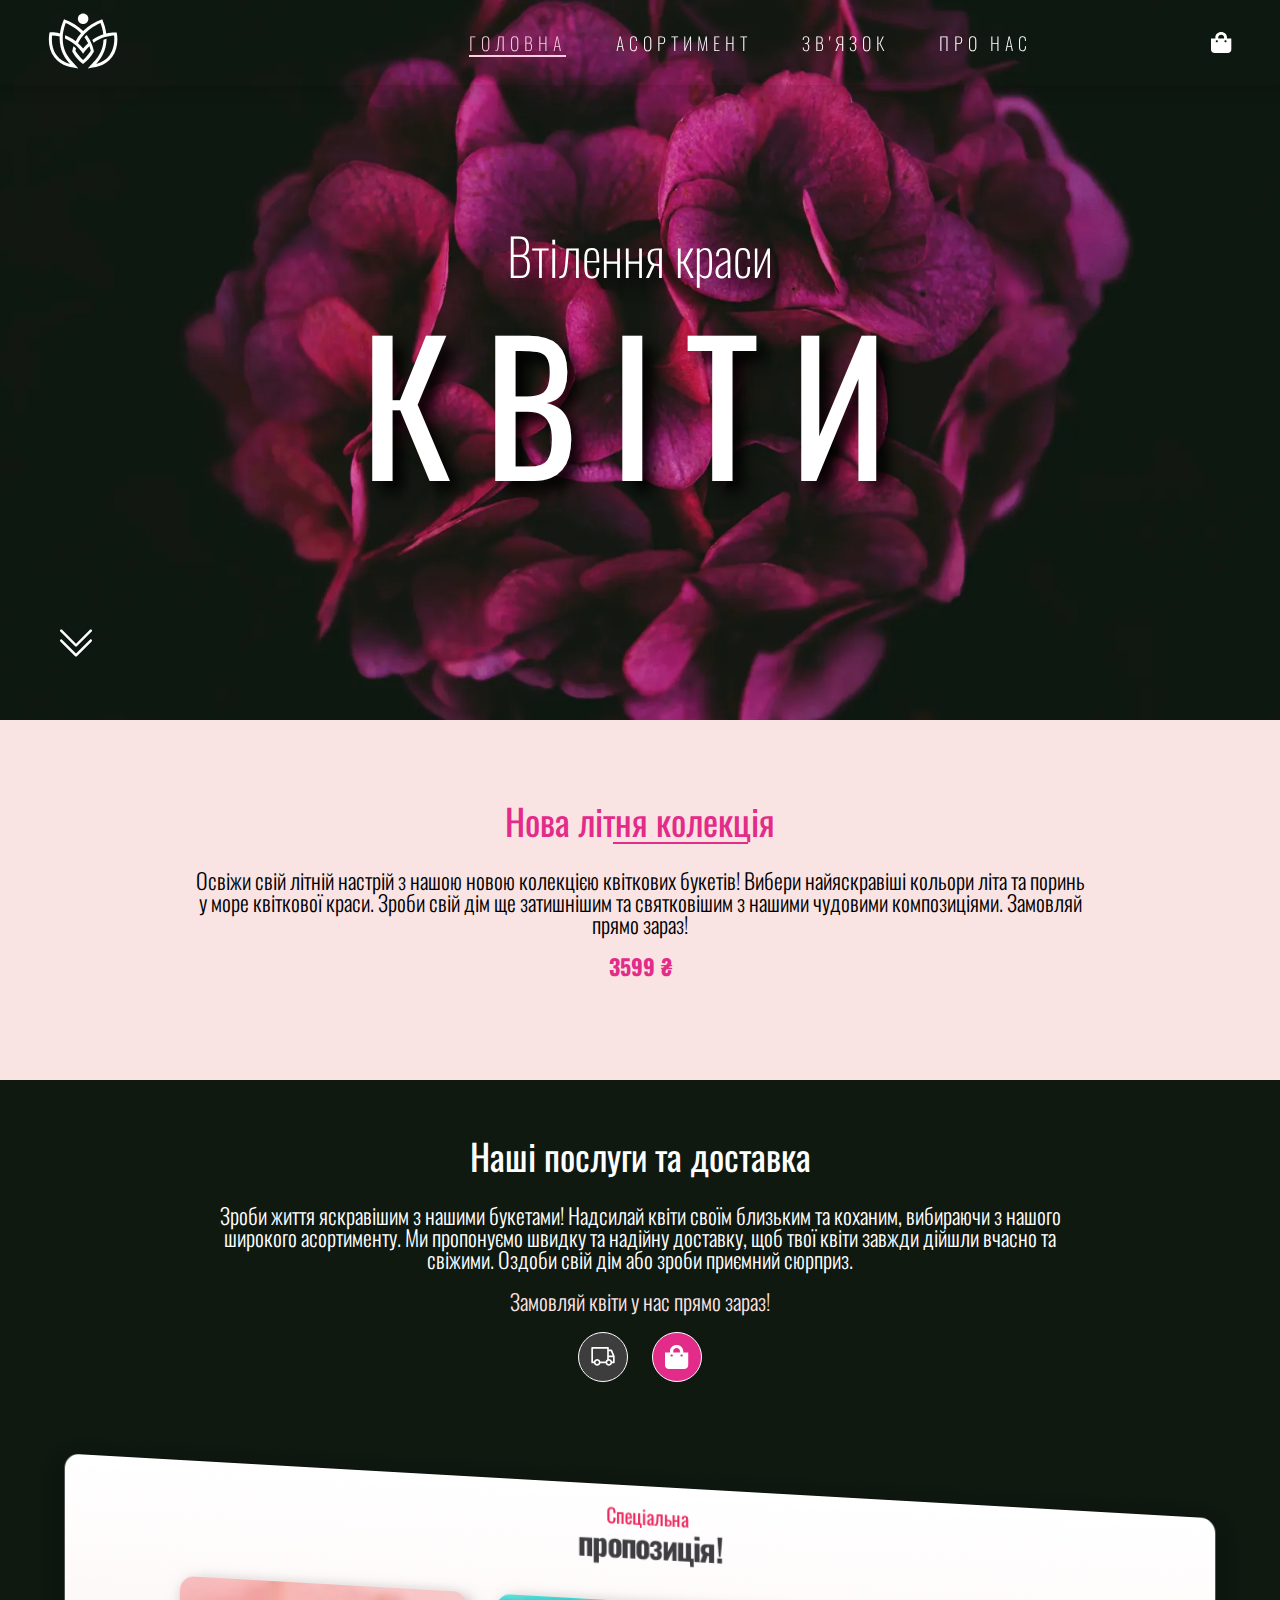
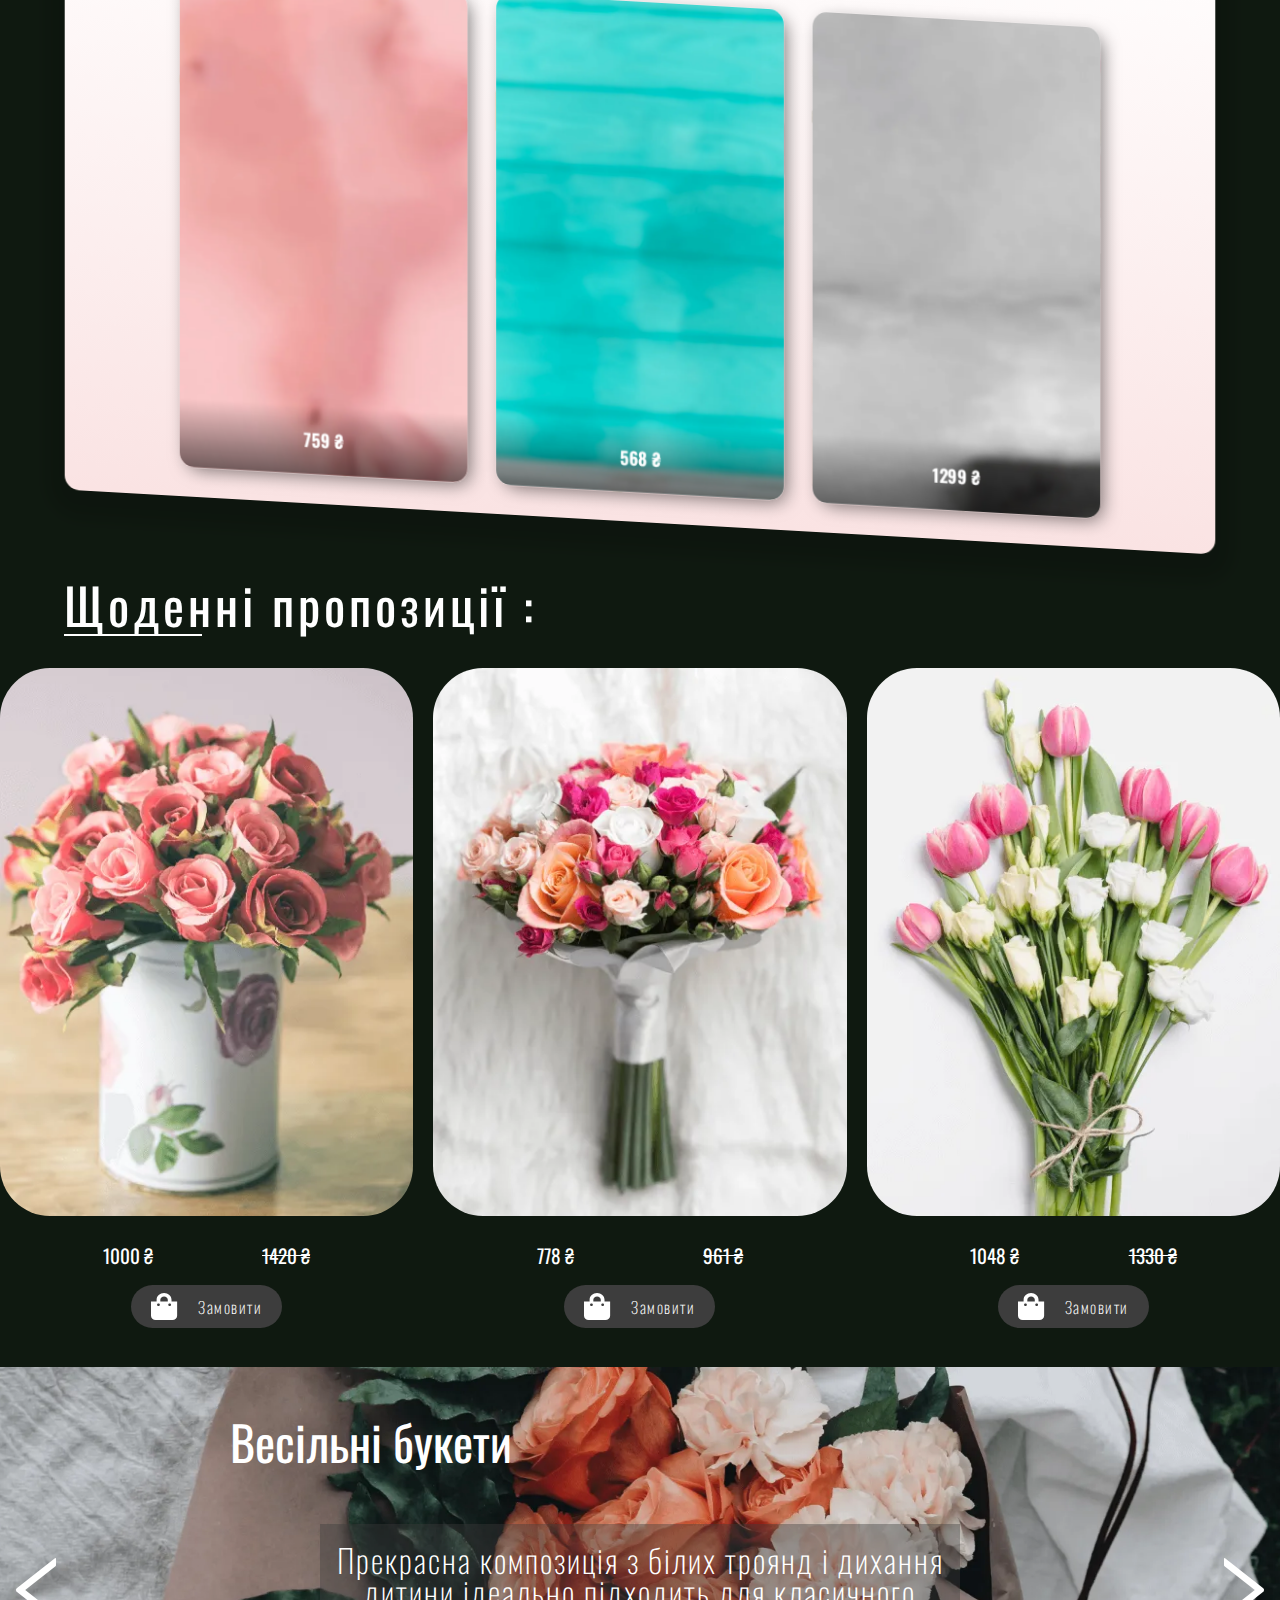
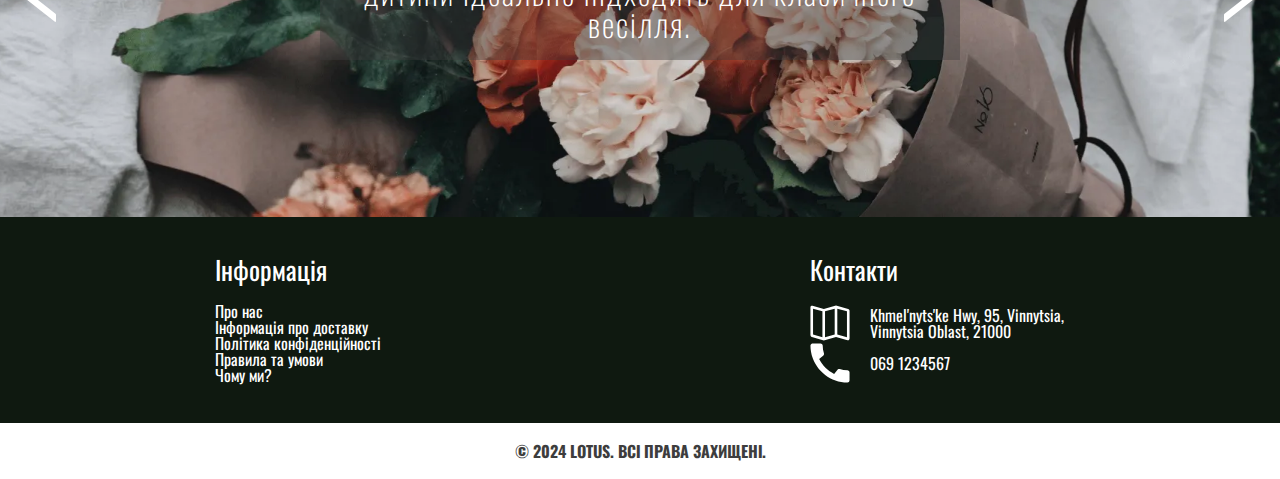
<file: index.html>
<!DOCTYPE html>
<html lang="en">
  <head>
    <meta charset="UTF-8" />
    <meta name="viewport" content="width=device-width, initial-scale=1.0" />
    <title>Lotus</title>
    <link rel="stylesheet" href="./css/style.css" />
  </head>
  <body>
    <header class="header">
      <a href="./index.html" class="header__logo">
        <img src="./images/icons/logo.svg" alt="Lotus logo" />
      </a>
      <nav class="navbar">
        <a href="./index.html" class="navbar__link navbar__link-active"
          >Головна</a
        >
        <a href="./product.html" class="navbar__link">Асортимент</a>
        <a href="./contact.html" class="navbar__link">Зв'язок</a>
        <a href="./about.html" class="navbar__link">Про нас</a>
        <a href="./service/cart.html" class="navbar__link">
          <img
            src="./images/icons/cart.svg"
            class="navbar__icon"
            alt="Shop Cart"
          />
        </a>
      </nav>
    </header>
    <main class="main">
      <section class="promo">
        <div class="promo__body">
          <div class="promo__subtitle"><h2>Втілення краси</h2></div>
          <div class="promo__title title"><h1>Квіти</h1></div>
          <a href="#offers" class="promo__arrow">
            <img src="./images/icons/arrow-down.svg" alt="Scroll Down" />
          </a>
        </div>
      </section>
      <section class="service">
        <div class="service__row flower"></div>
        <div class="service__row collection">
          <h2 class="service__title">Нова літня колекція</h2>
          <p class="service__text">
            Освіжи свій літній настрій з нашою новою колекцією квіткових
            букетів! Вибери найяскравіші кольори літа та поринь у море квіткової
            краси. Зроби свій дім ще затишнішим та святковішим з нашими чудовими
            композиціями. Замовляй прямо зараз!
          </p>
          <p class="service__text"><span>3599 &#8372;</span></p>
        </div>
        <div class="service__row services">
          <h2 class="service__title">Наші послуги та доставка</h2>
          <p class="service__text">
            Зроби життя яскравішим з нашими букетами! Надсилай квіти своїм
            близьким та коханим, вибираючи з нашого широкого асортименту. Ми
            пропонуємо швидку та надійну доставку, щоб твої квіти завжди дійшли
            вчасно та свіжими. Оздоби свій дім або зроби приємний сюрприз.
          </p>
          <p class="service__text">
            <span>Замовляй квіти у нас прямо зараз!</span>
          </p>
          <div class="service__links">
            <a href="./service/orders.html" class="service__link"
              ><img src="./images/icons/orders.svg" alt="Order"
            /></a>
            <a href="./service/cart.html" class="service__link"
              ><img src="./images/icons/cart.svg" alt="Shop Cart"
            /></a>
          </div>
        </div>
      </section>
      <section class="cards">
        <h2 class="cards__heading">Спеціальна</h2>
        <p class="cards__subheading">пропозиція!</p>
        <div class="cards__wrapper">
          <div class="card card--one">
            <div class="card__bg"></div>
            <img
              class="card__img"
              src="./images/fl1.webp"
              alt="Special offer 1"
              loading="lazy"
            />
            <div class="card__text">
              <p class="card__title">759 &#8372;</p>
            </div>
          </div>
          <div class="card card--two">
            <div class="card__bg"></div>
            <img
              class="card__img"
              src="./images/fl2.webp"
              alt="Special offer 2"
              loading="lazy"
            />
            <div class="card__text">
              <p class="card__title">568 &#8372;</p>
            </div>
          </div>
          <div class="card card--three">
            <div class="card__bg"></div>
            <img
              class="card__img"
              src="./images/fl3.webp"
              alt="Special offer 3"
              loading="lazy"
            />
            <div class="card__text">
              <p class="card__title">1299 &#8372;</p>
            </div>
          </div>
        </div>
      </section>
      <section id="offers" class="offers">
        <h2 class="offers__title">Щоденні пропозиції :</h2>
        <div class="offers__container">
          <div class="offers__item" data-id="1">
            <div class="offers__item-content">
              <img src="./images/offer1.webp" alt="Offer 1" />
              <div class="info">
                <h3>Романтична ніжність</h3>
                <p>
                  Погрузися в атмосферу кохання та ніжності з цим чарівним
                  букетом. Кожен квітковий горошок виблискує своєю красою,
                  створюючи неповторний образ ніжності та романтики.
                </p>
              </div>
            </div>
            <div class="offers__prices">
              <p class="offers__price">1000 &#8372;</p>
              <p class="offers__price">1420 &#8372;</p>
            </div>
            <button
              class="offers__button"
              onclick="addToCart(1, 'Романтична ніжність', 1000)"
            >
              <img src="./images/icons/cart.svg" alt="Shop Cart" />Замовити
            </button>
          </div>
          <div class="offers__item" data-id="2">
            <div class="offers__item-content">
              <img src="./images/offer2.webp" alt="Offer 2" />
              <div class="info">
                <h3>Сонячна енергія</h3>
                <p>
                  Принеси у свій дім промінь сонця з цим яскравим букетом.
                  Яскраві кольори квітів додадуть тобі енергії та позитиву на
                  цілий день. Насолоджуйся теплом літа у кожній квітці!
                </p>
              </div>
            </div>
            <div class="offers__prices">
              <p class="offers__price">778 &#8372;</p>
              <p class="offers__price">961 &#8372;</p>
            </div>
            <button
              class="offers__button"
              onclick="addToCart(2, 'Сонячна енергія', 778)"
            >
              <img src="./images/icons/cart.svg" alt="Shop Cart" />Замовити
            </button>
          </div>
          <div class="offers__item" data-id="3">
            <div class="offers__item-content">
              <img src="./images/offer3.webp" alt="Offer 3" />
              <div class="info">
                <h3>Літній бриз</h3>
                <p>
                  Відчуй свіжість літнього ранку з цим вишуканим букетом. Квіти,
                  неначе зібрані прямо з сонячного поля, принесуть в твій дім
                  аромат літнього бризу та радість від кожного дня.
                </p>
              </div>
            </div>
            <div class="offers__prices">
              <p class="offers__price">1048 &#8372;</p>
              <p class="offers__price">1330 &#8372;</p>
            </div>
            <button
              class="offers__button"
              onclick="addToCart(3, 'Літній бриз', 1048)"
            >
              <img src="./images/icons/cart.svg" alt="Shop Cart" />Замовити
            </button>
          </div>
        </div>
      </section>
      <section class="wedding-bouquets">
        <h2 class="wedding-bouquets__title">Весільні букети</h2>
        <p class="wedding-bouquets__description">
          Створи мить вічності з нашими весільними букетами! Кожна квіткова
          композиція - це втілення кохання та краси, яка підкреслить
          унікальність твого особливого дня. Обери ідеальний букет, щоб зробити
          своє весілля ще більш незабутнім та чарівним. Замовляй прямо зараз та
          створи казку разом з Lotus!
        </p>
        <button class="wedding-bouquets__button wedding-bouquets__button--left">
          <img
            src="./images/icons/arrow-left.svg"
            alt="Left Arrow"
            class="wedding-bouquets__icon"
          />
        </button>
        <button
          class="wedding-bouquets__button wedding-bouquets__button--right"
        >
          <img
            src="./images/icons/arrow-right.svg"
            alt="Right Arrow"
            class="wedding-bouquets__icon"
          />
        </button>
      </section>
    </main>
    <footer class="footer">
      <section class="footer__section">
        <div class="footer__info">
          <h2 class="footer__title">Інформація</h2>
          <ul class="footer__list">
            <li class="footer__list-item">
              <a href="./about.html" class="footer__link">Про нас</a>
            </li>
            <li class="footer__list-item">
              <a href="./about.html" class="footer__link"
                >Інформація про доставку</a
              >
            </li>
            <li class="footer__list-item">
              <a href="./about.html" class="footer__link"
                >Політика конфіденційності</a
              >
            </li>
            <li class="footer__list-item">
              <a href="./about.html" class="footer__link">Правила та умови</a>
            </li>
            <li class="footer__list-item">
              <a href="./about.html" class="footer__link">Чому ми?</a>
            </li>
          </ul>
        </div>
        <div class="footer__contact">
          <h2 class="footer__title">Контакти</h2>
          <address class="footer__address">
            <p class="footer__address-text">
              <img
                src="./images/icons/map.svg"
                alt="Location"
                class="footer__icon"
              />Khmel'nyts'ke Hwy, 95, Vinnytsia, Vinnytsia Oblast, 21000
            </p>
          </address>
          <a href="tel:+0432 560 848" class="footer__phone">
            <p class="footer__phone-text">
              <img
                src="./images/icons/phone.svg"
                alt="Phone number"
                class="footer__icon"
              />069 1234567
            </p>
          </a>
        </div>
      </section>
      <p class="footer__copy">&copy; 2024 Lotus. Всі права захищені.</p>
    </footer>
    <script>
      function addToCart(id, name, price) {
        const cart = JSON.parse(localStorage.getItem("cart")) || [];
        const itemIndex = cart.findIndex((item) => item.id === id);

        if (itemIndex > -1) {
          cart[itemIndex].quantity += 1;
        } else {
          cart.push({ id, name, price, quantity: 1 });
        }

        localStorage.setItem("cart", JSON.stringify(cart));
        alert(`${name} додано до кошика!`);
      }
    </script>
    <script src="./js/script.js"></script>
    <script src="./js/paralax.js"></script>
  </body>
</html>
</file>
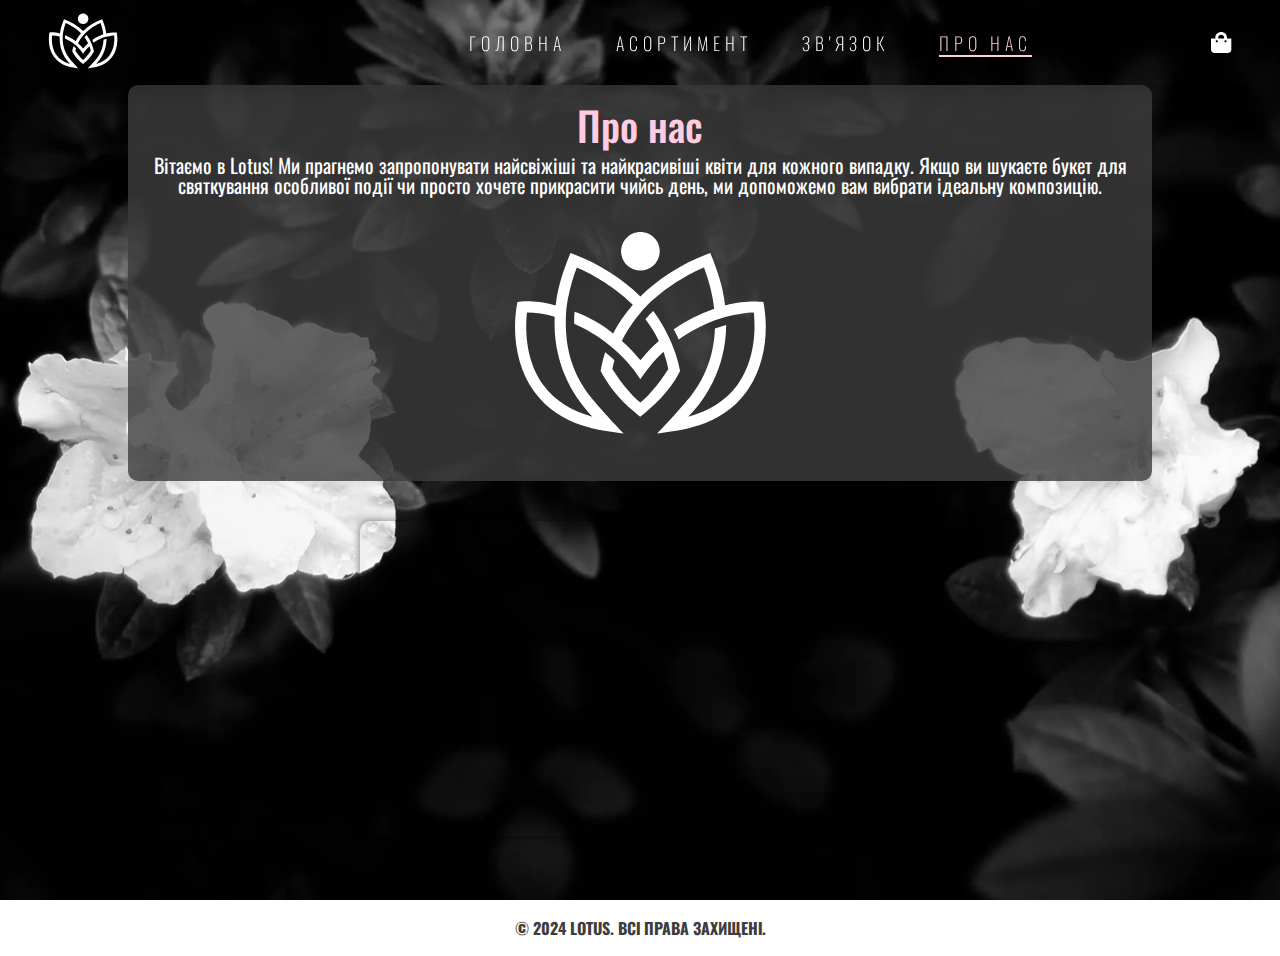
<file: about.html>
<!DOCTYPE html>
<html lang="en">
  <head>
    <meta charset="UTF-8" />
    <meta name="viewport" content="width=device-width, initial-scale=1.0" />
    <title>Lotus</title>
    <link rel="stylesheet" href="./css/style.css" />
  </head>
  <body>
    <header class="header">
      <a href="./index.html" class="header__logo">
        <img src="./images/icons/logo.svg" alt="Lotus logo" />
      </a>
      <nav class="navbar">
        <a href="./index.html" class="navbar__link">Головна</a>
        <a href="./product.html" class="navbar__link">Асортимент</a>
        <a href="./contact.html" class="navbar__link">Зв'язок</a>
        <a href="./about.html" class="navbar__link navbar__link-active"
          >Про нас</a
        >
        <a href="./service/cart.html" class="navbar__link">
          <img
            src="./images/icons/cart.svg"
            class="navbar__icon"
            alt="Shop Cart"
          />
        </a>
      </nav>
    </header>
    <main class="main">
      <section class="about">
        <div class="about__container">
          <h1 class="about__title">Про нас</h1>
          <p class="about__description">
            Вітаємо в Lotus! Ми прагнемо запропонувати найсвіжіші та
            найкрасивіші квіти для кожного випадку. Якщо ви шукаєте букет для
            святкування особливої події чи просто хочете прикрасити чийсь день,
            ми допоможемо вам вибрати ідеальну композицію.
          </p>
          <img src="./images/icons/logo.svg" alt="Lotus logo" />
        </div>
        <div class="about__video">
          <iframe
            class="video__iframe"
            width="560"
            height="315"
            src="https://www.youtube.com/embed/aS-LUW5Jim0?si=KSvrH-ExRxOxWB34"
            title="YouTube video player"
            frameborder="0"
            allow="accelerometer; autoplay; clipboard-write; encrypted-media; gyroscope; picture-in-picture; web-share"
            referrerpolicy="strict-origin-when-cross-origin"
            allowfullscreen
          ></iframe>
        </div>
      </section>
    </main>
    <footer class="footer">
      <p class="footer__copy">&copy; 2024 Lotus. Всі права захищені.</p>
    </footer>
  </body>
</html>
</file>
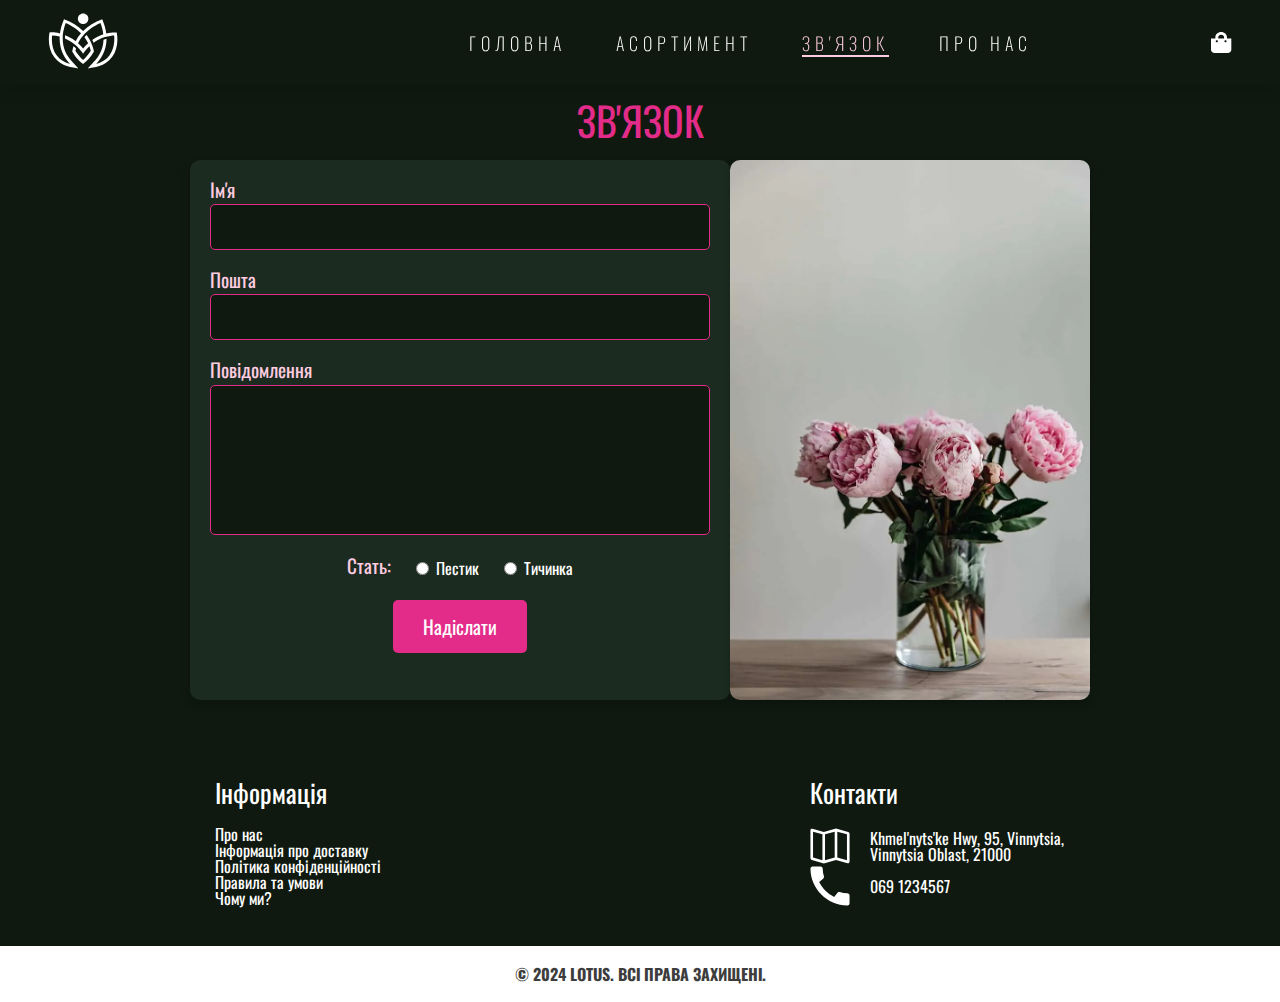
<file: contact.html>
<!DOCTYPE html>
<html lang="en">
  <head>
    <meta charset="UTF-8" />
    <meta name="viewport" content="width=device-width, initial-scale=1.0" />
    <title>Lotus</title>
    <link rel="stylesheet" href="./css/style.css" />
  </head>
  <body>
    <header class="header">
      <a href="./index.html" class="header__logo">
        <img src="./images/icons/logo.svg" alt="Lotus logo" />
      </a>
      <nav class="navbar">
        <a href="./index.html" class="navbar__link">Головна</a>
        <a href="./product.html" class="navbar__link">Асортимент</a>
        <a href="./contact.html" class="navbar__link navbar__link-active"
          >Зв'язок</a
        >
        <a href="./about.html" class="navbar__link">Про нас</a>
        <a href="./service/cart.html" class="navbar__link">
          <img
            src="./images/icons/cart.svg"
            class="navbar__icon"
            alt="Shop Cart"
          />
        </a>
      </nav>
    </header>
    <main class="main">
      <section class="contact-form">
        <h2 class="contact-form__title">Зв'язок</h2>
        <div class="contact-form__container">
          <form class="contact-form__form" action="#" method="post">
            <div class="contact-form__group">
              <label class="contact-form__label" for="name">Ім'я</label>
              <input
                class="contact-form__input"
                type="text"
                id="name"
                name="name"
                required
              />
            </div>
            <div class="contact-form__group">
              <label class="contact-form__label" for="email">Пошта</label>
              <input
                class="contact-form__input"
                type="email"
                id="email"
                name="email"
                required
              />
            </div>
            <div class="contact-form__group">
              <label class="contact-form__label" for="message"
                >Повідомлення</label
              >
              <textarea
                class="contact-form__input contact-form__input--textarea"
                id="message"
                name="message"
                required
              ></textarea>
            </div>
            <div class="contact-form__group radio">
              <label class="contact-form__label">Стать:</label>
              <div class="contact-form__radio">
                <input type="radio" id="radio1" name="radio" value="radio1" />
                <label for="radio1">Пестик</label>
              </div>
              <div class="contact-form__radio">
                <input type="radio" id="radio2" name="radio" value="radio2" />
                <label for="radio2">Тичинка</label>
              </div>
            </div>
            <div class="contact-form__group contact-form__group--submit">
              <button class="contact-form__button" type="submit">
                Надіслати
              </button>
            </div>
          </form>
          <div class="contact-form__photo">
            <img
              src="./images/bouquets4.webp"
              alt="Flower Shop"
              class="contact-form__image"
            />
          </div>
        </div>
      </section>
    </main>
    <footer class="footer">
      <section class="footer__section">
        <div class="footer__info">
          <h2 class="footer__title">Інформація</h2>
          <ul class="footer__list">
            <li class="footer__list-item">
              <a href="./about.html" class="footer__link">Про нас</a>
            </li>
            <li class="footer__list-item">
              <a href="./about.html" class="footer__link"
                >Інформація про доставку</a
              >
            </li>
            <li class="footer__list-item">
              <a href="./about.html" class="footer__link"
                >Політика конфіденційності</a
              >
            </li>
            <li class="footer__list-item">
              <a href="./about.html" class="footer__link">Правила та умови</a>
            </li>
            <li class="footer__list-item">
              <a href="./about.html" class="footer__link">Чому ми?</a>
            </li>
          </ul>
        </div>
        <div class="footer__contact">
          <h2 class="footer__title">Контакти</h2>
          <address class="footer__address">
            <p class="footer__address-text">
              <img
                src="./images/icons/map.svg"
                alt="Location"
                class="footer__icon"
              />Khmel'nyts'ke Hwy, 95, Vinnytsia, Vinnytsia Oblast, 21000
            </p>
          </address>
          <a href="tel:+0432 560 848" class="footer__phone">
            <p class="footer__phone-text">
              <img
                src="./images/icons/phone.svg"
                alt="Phone number"
                class="footer__icon"
              />069 1234567
            </p>
          </a>
        </div>
      </section>
      <p class="footer__copy">&copy; 2024 Lotus. Всі права захищені.</p>
    </footer>
  </body>
</html>
</file>
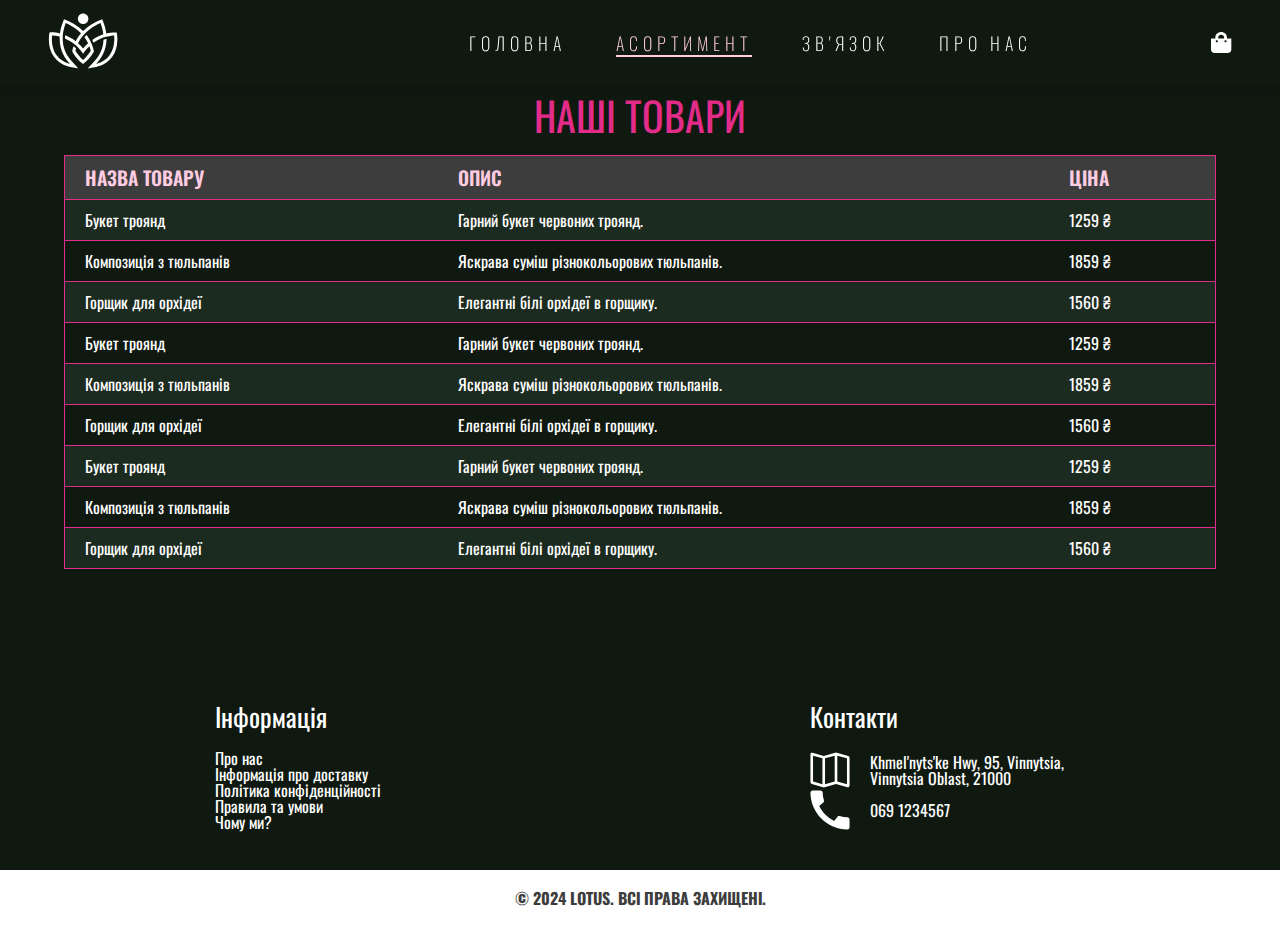
<file: product.html>
<!DOCTYPE html>
<html lang="en">
  <head>
    <meta charset="UTF-8" />
    <meta name="viewport" content="width=device-width, initial-scale=1.0" />
    <title>Lotus</title>
    <link rel="stylesheet" href="./css/style.css" />
  </head>
  <body>
    <header class="header">
      <a href="./index.html" class="header__logo">
        <img src="./images/icons/logo.svg" alt="Lotus logo" />
      </a>
      <nav class="navbar">
        <a href="./index.html" class="navbar__link">Головна</a>
        <a href="./product.html" class="navbar__link navbar__link-active"
          >Асортимент</a
        >
        <a href="./contact.html" class="navbar__link">Зв'язок</a>
        <a href="./about.html" class="navbar__link">Про нас</a>
        <a href="./service/cart.html" class="navbar__link">
          <img
            src="./images/icons/cart.svg"
            class="navbar__icon"
            alt="Shop Cart"
          />
        </a>
      </nav>
    </header>
    <main class="main">
      <section class="product-table">
        <h2 class="product-table__title">Наші товари</h2>
        <table class="product-table__table">
          <thead class="product-table__header">
            <tr class="product-table__row">
              <th class="product-table__cell product-table__cell--header">
                Назва товару
              </th>
              <th class="product-table__cell product-table__cell--header">
                Опис
              </th>
              <th class="product-table__cell product-table__cell--header">
                Ціна
              </th>
            </tr>
          </thead>
          <tbody class="product-table__body">
            <tr class="product-table__row">
              <td class="product-table__cell">Букет троянд</td>
              <td class="product-table__cell">Гарний букет червоних троянд.</td>
              <td class="product-table__cell">1259 &#8372;</td>
            </tr>
            <tr class="product-table__row">
              <td class="product-table__cell">Композиція з тюльпанів</td>
              <td class="product-table__cell">
                Яскрава суміш різнокольорових тюльпанів.
              </td>
              <td class="product-table__cell">1859 &#8372;</td>
            </tr>
            <tr class="product-table__row">
              <td class="product-table__cell">Горщик для орхідеї</td>
              <td class="product-table__cell">
                Елегантні білі орхідеї в горщику.
              </td>
              <td class="product-table__cell">1560 &#8372;</td>
            </tr>
            <tr class="product-table__row">
              <td class="product-table__cell">Букет троянд</td>
              <td class="product-table__cell">Гарний букет червоних троянд.</td>
              <td class="product-table__cell">1259 &#8372;</td>
            </tr>
            <tr class="product-table__row">
              <td class="product-table__cell">Композиція з тюльпанів</td>
              <td class="product-table__cell">
                Яскрава суміш різнокольорових тюльпанів.
              </td>
              <td class="product-table__cell">1859 &#8372;</td>
            </tr>
            <tr class="product-table__row">
              <td class="product-table__cell">Горщик для орхідеї</td>
              <td class="product-table__cell">
                Елегантні білі орхідеї в горщику.
              </td>
              <td class="product-table__cell">1560 &#8372;</td>
            </tr>
            <tr class="product-table__row">
              <td class="product-table__cell">Букет троянд</td>
              <td class="product-table__cell">Гарний букет червоних троянд.</td>
              <td class="product-table__cell">1259 &#8372;</td>
            </tr>
            <tr class="product-table__row">
              <td class="product-table__cell">Композиція з тюльпанів</td>
              <td class="product-table__cell">
                Яскрава суміш різнокольорових тюльпанів.
              </td>
              <td class="product-table__cell">1859 &#8372;</td>
            </tr>
            <tr class="product-table__row">
              <td class="product-table__cell">Горщик для орхідеї</td>
              <td class="product-table__cell">
                Елегантні білі орхідеї в горщику.
              </td>
              <td class="product-table__cell">1560 &#8372;</td>
            </tr>
          </tbody>
        </table>
      </section>
    </main>
    <footer class="footer">
      <section class="footer__section">
        <div class="footer__info">
          <h2 class="footer__title">Інформація</h2>
          <ul class="footer__list">
            <li class="footer__list-item">
              <a href="./about.html" class="footer__link">Про нас</a>
            </li>
            <li class="footer__list-item">
              <a href="./about.html" class="footer__link"
                >Інформація про доставку</a
              >
            </li>
            <li class="footer__list-item">
              <a href="./about.html" class="footer__link"
                >Політика конфіденційності</a
              >
            </li>
            <li class="footer__list-item">
              <a href="./about.html" class="footer__link">Правила та умови</a>
            </li>
            <li class="footer__list-item">
              <a href="./about.html" class="footer__link">Чому ми?</a>
            </li>
          </ul>
        </div>
        <div class="footer__contact">
          <h2 class="footer__title">Контакти</h2>
          <address class="footer__address">
            <p class="footer__address-text">
              <img
                src="./images/icons/map.svg"
                alt="Location"
                class="footer__icon"
              />Khmel'nyts'ke Hwy, 95, Vinnytsia, Vinnytsia Oblast, 21000
            </p>
          </address>
          <a href="tel:+0432 560 848" class="footer__phone">
            <p class="footer__phone-text">
              <img
                src="./images/icons/phone.svg"
                alt="Phone number"
                class="footer__icon"
              />069 1234567
            </p>
          </a>
        </div>
      </section>
      <p class="footer__copy">&copy; 2024 Lotus. Всі права захищені.</p>
    </footer>
  </body>
</html>
</file>
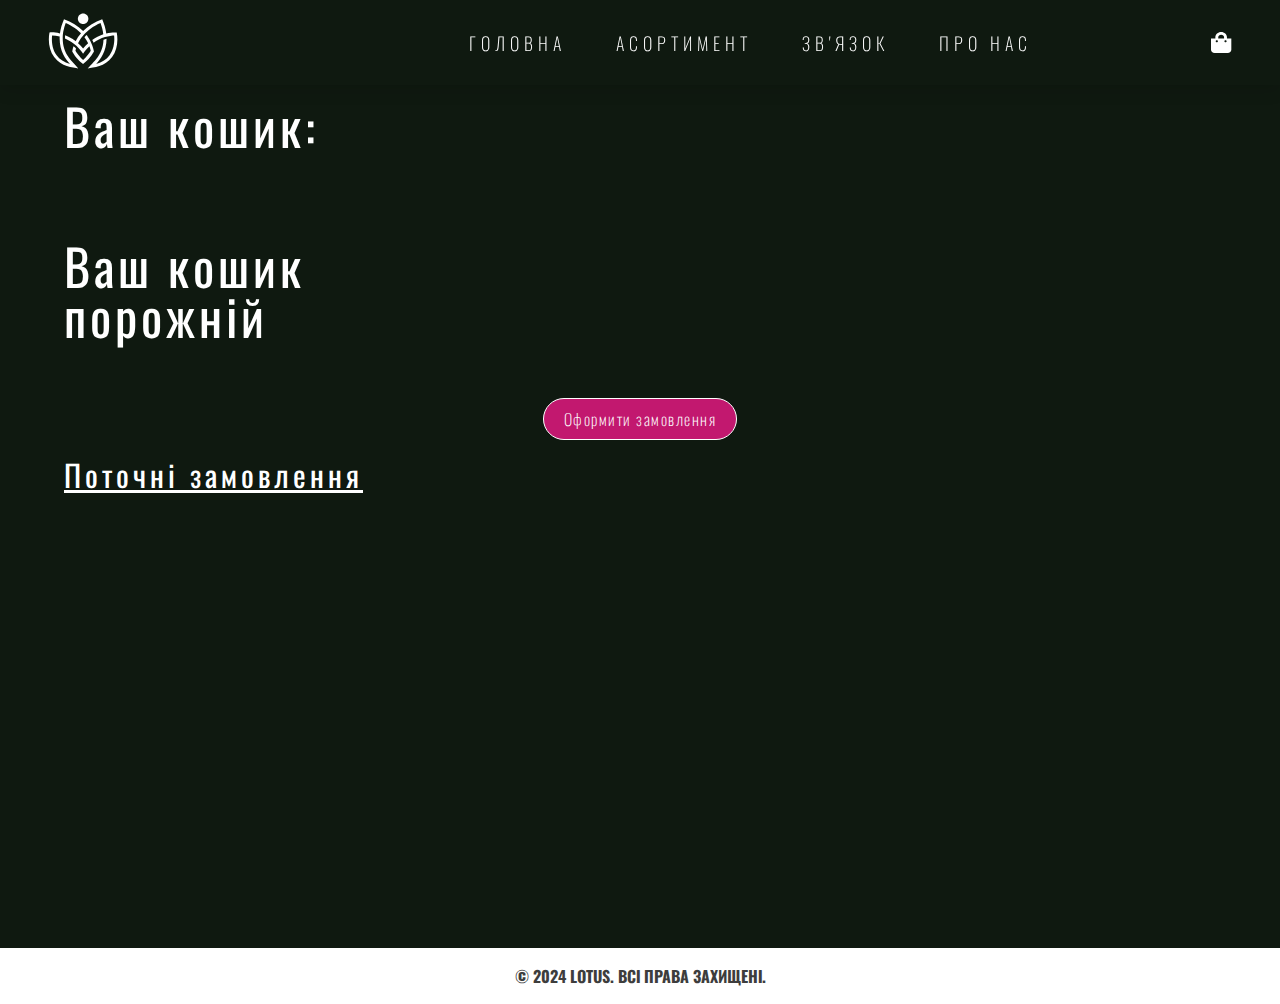
<file: service/cart.html>
<!DOCTYPE html>
<html lang="en">
  <head>
    <meta charset="UTF-8" />
    <meta name="viewport" content="width=device-width, initial-scale=1.0" />
    <title>Lotus</title>
    <link rel="stylesheet" href="../css/style.css" />
  </head>
  <body>
    <header class="header">
      <a href="../index.html" class="header__logo">
        <img src="../images/icons/logo.svg" alt="Lotus logo" />
      </a>
      <nav class="navbar">
        <a href="../index.html" class="navbar__link">Головна</a>
        <a href="../product.html" class="navbar__link">Асортимент</a>
        <a href="../contact.html" class="navbar__link">Зв'язок</a>
        <a href="../about.html" class="navbar__link">Про нас</a>
        <a href="../service/cart.html" class="navbar__link">
          <img
            src="../images/icons/cart.svg"
            class="navbar__icon"
            alt="Shop Cart"
          />
        </a>
      </nav>
    </header>
    <main class="main">
      <section id="cart" class="cart">
        <h2 class="cart__title">Ваш кошик:</h2>
        <div class="cart__container" id="cartContainer"></div>
        <div class="buy">
          <button onclick="checkout()" class="cart__button">
            Оформити замовлення
          </button>
        </div>
        <div class="link">
          <a href="./orders.html" class="cart__link">Поточні замовлення</a>
        </div>
      </section>
    </main>
    <footer class="footer">
      <p class="footer__copy">&copy; 2024 Lotus. Всі права захищені.</p>
    </footer>
  </body>
  <script src="../js/card.js"></script>
</html>
</file>
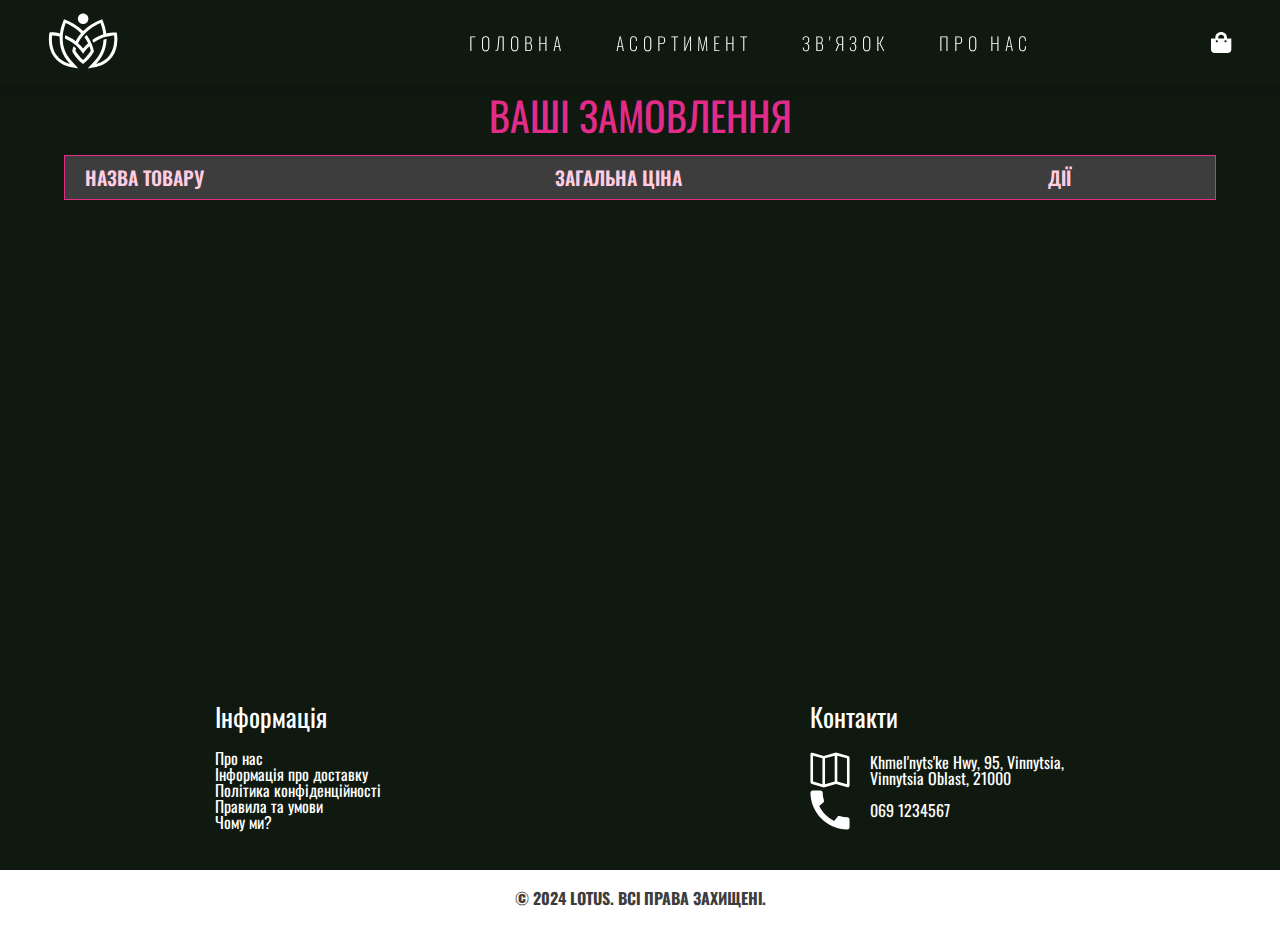
<file: service/orders.html>
<!DOCTYPE html>
<html lang="en">
  <head>
    <meta charset="UTF-8" />
    <meta name="viewport" content="width=device-width, initial-scale=1.0" />
    <title>Lotus</title>
    <link rel="stylesheet" href="../css/style.css" />
  </head>
  <body>
    <header class="header">
      <a href="../index.html" class="header__logo">
        <img src="../images/icons/logo.svg" alt="Lotus logo" />
      </a>
      <nav class="navbar">
        <a href="../index.html" class="navbar__link">Головна</a>
        <a href="../product.html" class="navbar__link">Асортимент</a>
        <a href="../contact.html" class="navbar__link">Зв'язок</a>
        <a href="../about.html" class="navbar__link">Про нас</a>
        <a href="../service/cart.html" class="navbar__link">
          <img
            src="../images/icons/cart.svg"
            class="navbar__icon"
            alt="Shop Cart"
          />
        </a>
      </nav>
    </header>
    <main class="main">
      <section class="product-table">
        <h2 class="product-table__title">Ваші замовлення</h2>
        <table class="product-table__table">
          <thead class="product-table__header">
            <tr class="product-table__row">
              <th class="product-table__cell product-table__cell--header">
                Назва товару
              </th>
              <th class="product-table__cell product-table__cell--header">
                Загальна ціна
              </th>
              <th class="product-table__cell product-table__cell--header">
                Дії
              </th>
            </tr>
          </thead>
          <tbody id="ordersBody" class="product-table__body"></tbody>
        </table>
      </section>
    </main>
    <footer class="footer">
      <section class="footer__section">
        <div class="footer__info">
          <h2 class="footer__title">Інформація</h2>
          <ul class="footer__list">
            <li class="footer__list-item">
              <a href="../about.html" class="footer__link">Про нас</a>
            </li>
            <li class="footer__list-item">
              <a href="../about.html" class="footer__link"
                >Інформація про доставку</a
              >
            </li>
            <li class="footer__list-item">
              <a href="../about.html" class="footer__link"
                >Політика конфіденційності</a
              >
            </li>
            <li class="footer__list-item">
              <a href="../about.html" class="footer__link">Правила та умови</a>
            </li>
            <li class="footer__list-item">
              <a href="../about.html" class="footer__link">Чому ми?</a>
            </li>
          </ul>
        </div>
        <div class="footer__contact">
          <h2 class="footer__title">Контакти</h2>
          <address class="footer__address">
            <p class="footer__address-text">
              <img
                src="../images/icons/map.svg"
                alt="Location"
                class="footer__icon"
              />Khmel'nyts'ke Hwy, 95, Vinnytsia, Vinnytsia Oblast, 21000
            </p>
          </address>
          <a href="tel:+0432 560 848" class="footer__phone">
            <p class="footer__phone-text">
              <img
                src="../images/icons/phone.svg"
                alt="Phone number"
                class="footer__icon"
              />069 1234567
            </p>
          </a>
        </div>
      </section>
      <p class="footer__copy">&copy; 2024 Lotus. Всі права захищені.</p>
    </footer>
  </body>
  <script src="../js/orders.js"></script>
</html>
</file>
<file: css/style.css>
@import url(./reset.css);
@import url(./paralax.css);
@import url("https://fonts.googleapis.com/css2?family=Oswald:wght@200..700&display=swap");
* {
  box-sizing: border-box;
  font-family: "Oswald", sans-serif;
}

body {
  background-color: #0f1910;
}

.header {
  position: fixed;
  top: 0;
  left: 0;
  right: 0;
  padding: 6px 48px;
  display: flex;
  align-items: center;
  justify-content: space-between;
  z-index: 10;
  box-shadow: 0 7px 14px rgba(0, 0, 0, 0.1);
  font-size: 18px;
  width: 100vw;
}
.header__logo img {
  width: 70px;
  height: 70px;
}

.navbar {
  display: flex;
  align-items: center;
}
.navbar__icon {
  width: 21px;
  height: 21px;
}
.navbar__link {
  text-decoration: none;
  color: #ffffff;
  font-family: "Oswald", sans-serif;
  font-weight: 100;
  margin-left: 50px;
  text-transform: uppercase;
  position: relative;
  transition: 0.3s linear;
  letter-spacing: 5px;
}
.navbar__link:last-child {
  margin-left: 14vw;
}
.navbar__link:hover {
  color: #e32c89;
}
.navbar__link-active {
  color: #ffcce1;
}
.navbar__link-active:hover {
  color: #ffcce1;
}
.navbar__link-active::after {
  content: "";
  position: absolute;
  bottom: -5px;
  left: 0;
  right: 0;
  height: 2px;
  width: 100%;
  background-color: #ffcce1;
}

.promo {
  position: relative;
  color: #ffffff;
  text-shadow: 10px 10px 15px black;
}
.promo__arrow {
  position: absolute;
  bottom: 60px;
  left: 60px;
}
.promo__arrow img {
  width: 32px;
  height: 32px;
}
.promo__body {
  display: flex;
  flex-direction: column;
  align-items: center;
  justify-content: center;
  min-height: 80vh;
  background: url("../images/flower-banner.webp") no-repeat;
  background-size: cover;
  background-position: center;
}
.promo__subtitle {
  font-size: 4vw;
  font-weight: 200;
}
.promo__title {
  font-size: 14vw;
  letter-spacing: 32px;
  margin-top: 30px;
}

.title {
  text-transform: uppercase;
}

.service {
  display: flex;
  background-color: #fae3e3;
}
.service__button {
  display: flex;
  align-items: center;
  justify-content: center;
  color: #ffffff;
  background-color: #3d3d3d;
  border: none;
  padding: 10px 25px;
  font-size: 20px;
  border-radius: 50px;
  font-weight: 200;
  cursor: pointer;
}
.service__button img {
  margin-right: 20px;
}
.service__link {
  background-color: #3d3d3d;
  display: inline-block;
  border-radius: 50%;
  overflow: hidden;
  border: 1px solid #ffffff;
  width: 50px;
  height: 50px;
  margin: 0 10px 0 10px;
}
.service__link img {
  width: 50%;
  height: 50%;
  -o-object-fit: contain;
  object-fit: contain;
  margin: 25%;
}
.service__link:last-child {
  background-color: #e32c89;
}
.service__row {
  height: 22vw;
}
.service__text {
  max-width: 70%;
  text-align: center;
  font-size: 22px;
  margin-bottom: 20px;
  font-weight: 300;
}
.service__text span {
  color: #e32c89;
  font-weight: bold;
}
.service__title {
  text-align: center;
  font-size: 36px;
  margin-bottom: 30px;
}
.flower {
  background: url("../images/flower-pot.webp") no-repeat;
  background-size: cover;
  background-position: center;
  background-size: 30vw 22vw;
  width: 27%;
}

.collection {
  display: flex;
  flex-direction: column;
  justify-content: center;
  align-items: center;
  width: 40%;
}
.collection .service__title {
  position: relative;
  color: #e32c89;
}
.collection .service__title::after {
  content: "";
  position: absolute;
  bottom: -5px;
  left: 40%;
  right: 10%;
  height: 2px;
  background-color: #e32c89;
}

.services {
  display: flex;
  flex-direction: column;
  justify-content: center;
  align-items: center;
  width: 33.3%;
  background-color: #0f1910;
}
.services .service__title {
  color: #ffffff;
}
.services .service__text {
  color: #ffffff;
}
.services .service__text span {
  color: #fae3e3;
  font-weight: 300;
}

.offers {
  margin-bottom: 3vw;
}
.offers__button {
  display: flex;
  align-items: center;
  justify-content: center;
  color: #ffffff;
  background-color: #3d3d3d;
  border: none;
  padding: 8px 20px;
  font-size: 16px;
  letter-spacing: 1.5px;
  border-radius: 50px;
  font-weight: 200;
  cursor: pointer;
}
.offers__button img {
  margin-right: 20px;
}
.offers__container {
  display: grid;
  grid-template-columns: repeat(3, 1fr);
  gap: 20px;
}
.offers__item {
  display: flex;
  justify-content: center;
  align-items: center;
  flex-direction: column;
  position: relative;
  overflow: hidden;
}
.offers__item-content {
  display: flex;
  justify-content: center;
  align-items: center;
  flex-direction: column;
  position: relative;
}
.offers__item-content img {
  width: 100%;
  border-radius: 50px;
  transition: transform 0.3s ease;
}
.offers__item-content .info {
  display: flex;
  align-items: center;
  justify-content: center;
  flex-direction: column;
  position: absolute;
  height: 33%;
  bottom: 0;
  left: 0;
  right: 0;
  background: linear-gradient(
    180deg,
    rgba(255, 255, 255, 0) 0%,
    rgb(0, 0, 0) 100%
  );
  color: #ffffff;
  text-align: center;
  opacity: 0;
  transition: opacity 0.3s ease;
  padding: 10px;
  border-bottom-right-radius: 50px;
  border-bottom-left-radius: 50px;
}
.offers__item-content:hover .info {
  opacity: 1;
}
.offers__prices {
  display: flex;
  justify-content: space-between;
  margin: 20px 0 10px 0;
  width: 50%;
  padding: 10px 0;
}
.offers__count {
  font-size: 1.2em;
  color: #ffffff;
}
.offers__price {
  font-size: 1.2em;
  color: #ffffff;
}
.offers__price:last-child {
  text-decoration-line: line-through;
}
.offers__title {
  font-weight: 400;
  font-size: 50px;
  color: #ffffff;
  margin: 4vw 5vw 3vw 5vw;
  letter-spacing: 4px;
  position: relative;
}
.offers__title::after {
  content: "";
  position: absolute;
  bottom: -7px;
  left: 0;
  right: 88%;
  height: 2px;
  background-color: #ffffff;
}

.wedding-bouquets {
  display: flex;
  flex-direction: column;
  align-items: center;
  justify-content: center;
  min-height: 50vh;
  background: url("../images/bouquets1.webp") no-repeat;
  background-size: cover;
  background-position: center;
  position: relative;
  transition: background-image 1s ease-in;
}

.wedding-bouquets__button {
  background: none;
  border: none;
  position: absolute;
}

.wedding-bouquets__button--left {
  left: 10px;
}

.wedding-bouquets__button--right {
  right: 10px;
}

.wedding-bouquets__description {
  background-color: rgba(61, 61, 61, 0.4);
  padding: 20px 10px;
  color: #ffffff;
  font-size: 32px;
  font-weight: 200;
  letter-spacing: 2px;
  max-width: 50%;
  text-align: center;
}

.wedding-bouquets__title {
  top: 4vw;
  left: 18vw;
  position: absolute;
  color: #ffffff;
  font-size: 48px;
  font-weight: 400;
}

.footer {
  font-family: "Oswald", sans-serif;
}
.footer__address-text {
  color: #ffffff;
  text-decoration: none;
  display: flex;
  align-items: center;
  justify-content: center;
}
.footer__contact {
  display: flex;
  align-items: flex-start;
  justify-content: center;
  flex-direction: column;
  max-width: 20vw;
}
.footer__copy {
  display: flex;
  justify-content: center;
  align-items: center;
  color: #3d3d3d;
  background-color: #ffffff;
  padding: 20px 0 20px 0;
  text-transform: uppercase;
  font-weight: bold;
}
.footer__icon {
  margin-right: 20px;
  width: 40px;
  height: 40px;
}
.footer__info {
  display: flex;
  align-items: flex-start;
  justify-content: center;
  flex-direction: column;
  max-width: 20vw;
}
.footer__link {
  color: #ffffff;
  text-decoration: none;
}
.footer__phone {
  color: #ffffff;
  text-decoration: none;
}
.footer__phone-text {
  display: flex;
  align-items: center;
  justify-content: center;
}
.footer__section {
  display: flex;
  justify-content: space-around;
  padding: 40px 0 40px 0;
}
.footer__title {
  color: #ffffff;
  margin-bottom: 20px;
  font-size: 26px;
}

.about {
  min-height: 100vh;
  display: flex;
  flex-direction: column;
  align-items: center;
  justify-content: center;
  background: url("../images/aboutbg.webp") no-repeat center;
  background-size: cover;
}

.about__container {
  background-color: rgba(61, 61, 61, 0.8);
  padding: 20px;
  margin: 20px;
  max-width: 80%;
  display: flex;
  flex-direction: column;
  align-items: center;
  justify-content: center;
  color: #ffffff;
  text-align: center;
  border-radius: 10px;
}

.about__title {
  color: #ffcce1;
  font-size: 40px;
  font-weight: 500;
  margin-bottom: 10px;
}

.about__description {
  font-size: 20px;
  margin-bottom: 10px;
}

.about__video {
  margin-top: 20px;
  display: flex;
  justify-content: center;
}

.video__iframe {
  border-radius: 10px;
  box-shadow: 0 0 10px rgba(0, 0, 0, 0.5);
}

.product-table {
  margin: 95px auto 29px auto;
  width: 90%;
  max-width: 1200px;
  height: 60vh;
  color: #ffffff;
  border-collapse: collapse;
  font-family: "Oswald", sans-serif;
}

.product-table__title {
  text-align: center;
  font-size: 2.5em;
  margin-bottom: 20px;
  text-transform: uppercase;
  color: #e32c89;
}

.product-table__table {
  width: 100%;
  border: 1px solid #e32c89;
}

.product-table__header {
  background-color: #3d3d3d;
}

.product-table__row {
  border-bottom: 1px solid #e32c89;
}

.product-table__cell {
  padding: 12px 20px;
  text-align: left;
}

.product-table__cell--header {
  text-transform: uppercase;
  color: #ffcce1;
  font-weight: 600;
  font-size: 1.2em;
}

.product-table__body .product-table__row:nth-child(even) {
  background-color: #0f1910;
}

.product-table__body .product-table__row:nth-child(odd) {
  background-color: #1c2b1f;
}

.contact-form {
  margin: 40px auto;
  width: 90%;
  max-width: 900px;
  color: #ffffff;
  font-family: "Oswald", sans-serif;
}

.contact-form__title {
  text-align: center;
  font-size: 2.5em;
  margin: 100px 0 20px 0;
  text-transform: uppercase;
  color: #e32c89;
}

.contact-form__container {
  display: flex;
  justify-content: center;
}

.contact-form__form {
  background-color: #1c2b1f;
  padding: 20px;
  border-radius: 10px;
  box-shadow: 0 4px 8px rgba(0, 0, 0, 0.2);
  width: 60%;
}

.contact-form__group {
  margin-bottom: 20px;
}

.contact-form__label {
  display: block;
  font-size: 1.2em;
  margin-bottom: 5px;
  color: #ffcce1;
}

.contact-form__input {
  width: 100%;
  padding: 10px;
  font-size: 1em;
  border: 1px solid #e32c89;
  border-radius: 5px;
  background-color: #0f1910;
  color: #ffffff;
}

.contact-form__input--textarea {
  height: 150px;
  resize: none;
}

.contact-form__group--submit {
  text-align: center;
}

.contact-form__button {
  padding: 12px 30px;
  font-size: 1.2em;
  border: none;
  border-radius: 5px;
  background-color: #e32c89;
  color: #ffffff;
  cursor: pointer;
  transition: background-color 0.3s ease;
}

.contact-form__button:hover {
  background-color: #c2186f;
}

.contact-form__photo {
  display: flex;
  align-items: center;
}

.contact-form__image {
  max-width: 100%;
  height: 60vh;
  border-radius: 10px;
  box-shadow: 0 4px 8px rgba(0, 0, 0, 0.2);
}

.contact-form__radio {
  margin-left: 20px;
}

.radio {
  display: flex;
  align-items: center;
  justify-content: center;
}

.buy button {
  margin: 20px auto;
  background-color: #c2186f;
  color: #ffffff;
  border: 1px solid white;
}

.cart {
  margin-top: 100px;
  margin-bottom: 3vw;
  height: 90vh;
}
.cart__button {
  display: flex;
  align-items: center;
  justify-content: center;
  color: #ffffff;
  background-color: #3d3d3d;
  border: none;
  padding: 8px 20px;
  font-size: 16px;
  letter-spacing: 1.5px;
  border-radius: 50px;
  font-weight: 200;
  margin-top: 10px;
  cursor: pointer;
}
.cart__button img {
  margin-right: 20px;
}
.cart__link {
  font-weight: 400;
  font-size: 30px;
  color: #ffffff;
  margin: 4vw 5vw 3vw 5vw;
  letter-spacing: 4px;
  position: relative;
}
.cart__container {
  display: grid;
  grid-template-columns: repeat(3, 1fr);
  gap: 20px;
}
.cart__item {
  display: flex;
  justify-content: center;
  align-items: center;
  flex-direction: column;
  position: relative;
  overflow: hidden;
}
.cart__item-content {
  display: flex;
  justify-content: center;
  align-items: center;
  flex-direction: column;
  position: relative;
}
.cart__item-content img {
  width: 100%;
  border-radius: 50px;
  transition: transform 0.3s ease;
}
.cart__item-content .info {
  display: flex;
  align-items: center;
  justify-content: center;
  flex-direction: column;
  position: absolute;
  height: 33%;
  bottom: 0;
  left: 0;
  right: 0;
  background: linear-gradient(
    180deg,
    rgba(255, 255, 255, 0) 0%,
    rgb(0, 0, 0) 100%
  );
  color: #ffffff;
  text-align: center;
  opacity: 0;
  transition: opacity 0.3s ease;
  padding: 10px;
  border-bottom-right-radius: 50px;
  border-bottom-left-radius: 50px;
}
.cart__item-content:hover .info {
  opacity: 1;
}
.cart__prices {
  display: flex;
  justify-content: space-between;
  margin: 20px 0 10px 0;
  width: 50%;
  padding: 10px 0;
}
.cart__count {
  font-size: 1.2em;
  color: #ffffff;
}
.cart__price {
  font-size: 1.2em;
  color: #ffffff;
}
.cart__price:last-child {
  text-decoration-line: line-through;
}
.cart__title {
  font-weight: 400;
  font-size: 50px;
  color: #ffffff;
  margin: 4vw 5vw 3vw 5vw;
  letter-spacing: 4px;
  position: relative;
}

.remove-button {
  display: flex;
  align-items: center;
  justify-content: center;
  color: #ffffff;
  background-color: #3d3d3d;
  border: none;
  padding: 8px 20px;
  font-size: 16px;
  letter-spacing: 1.5px;
  border-radius: 50px;
  font-weight: 200;
  margin-top: 10px;
  cursor: pointer;
}

@media (max-width: 768px) {
  .contact-form__title {
    font-size: 2em;
  }
  .contact-form__container {
    flex-direction: column;
    align-items: center;
  }
  .contact-form__form,
  .contact-form__photo {
    width: 100%;
  }
  .contact-form__label {
    font-size: 1em;
  }
  .contact-form__input,
  .contact-form__button {
    font-size: 1em;
  }
}
@media (max-width: 768px) {
  .contact-form__title {
    font-size: 2em;
  }
  .contact-form__label {
    font-size: 1em;
  }
  .contact-form__input,
  .contact-form__button {
    font-size: 1em;
  }
}
@media (max-width: 768px) {
  .product-table__title {
    font-size: 2em;
  }
  .product-table__cell,
  .product-table__cell--header {
    font-size: 1em;
  }
  .product-table__cell {
    padding: 8px 12px;
  }
}
@media (max-width: 991px) {
  .header {
    padding: 2px 20px;
  }
  .navbar {
    flex-direction: column;
    align-items: flex-end;
  }
  .navbar__link {
    margin-left: 14px;
    font-size: 16px;
  }
  .navbar__link-active {
    color: #ffcce1;
  }
  .navbar__link-active:hover {
    color: #ffcce1;
  }
  .navbar__link-active::after {
    content: none;
  }
  .service {
    flex-direction: column;
    width: 100%;
  }
  .collection {
    width: 100%;
    height: 40vh;
  }
  .services {
    width: 100%;
    height: 40vh;
  }
  .flower {
    display: none;
  }
}
@media (max-width: 768px) {
  .offers__container {
    display: flex;
    flex-direction: column;
  }
  .footer__section {
    flex-direction: column;
    padding: 30px 0 30px 0;
  }
  .footer__info {
    max-width: 100%;
    margin-left: 20px;
  }
  .footer__contact {
    max-width: 100%;
    margin-left: 20px;
    padding-top: 25px;
  }
  .card {
    min-width: 300px;
  }
  .wedding-bouquets__description {
    max-width: 100%;
  }
  .about__video {
    display: none;
  }
  .contact-form__image {
    display: none;
  }
  .wedding-bouquets__button {
    background: none;
    border: none;
    position: absolute;
    bottom: 0;
  }
}
@media (max-width: 1578px) {
  .service {
    flex-direction: column;
    width: 100%;
  }
  .flower {
    display: none;
  }
  .services {
    width: 100%;
    height: 40vh;
  }
  .collection {
    width: 100%;
    height: 40vh;
  }
}
</file>
